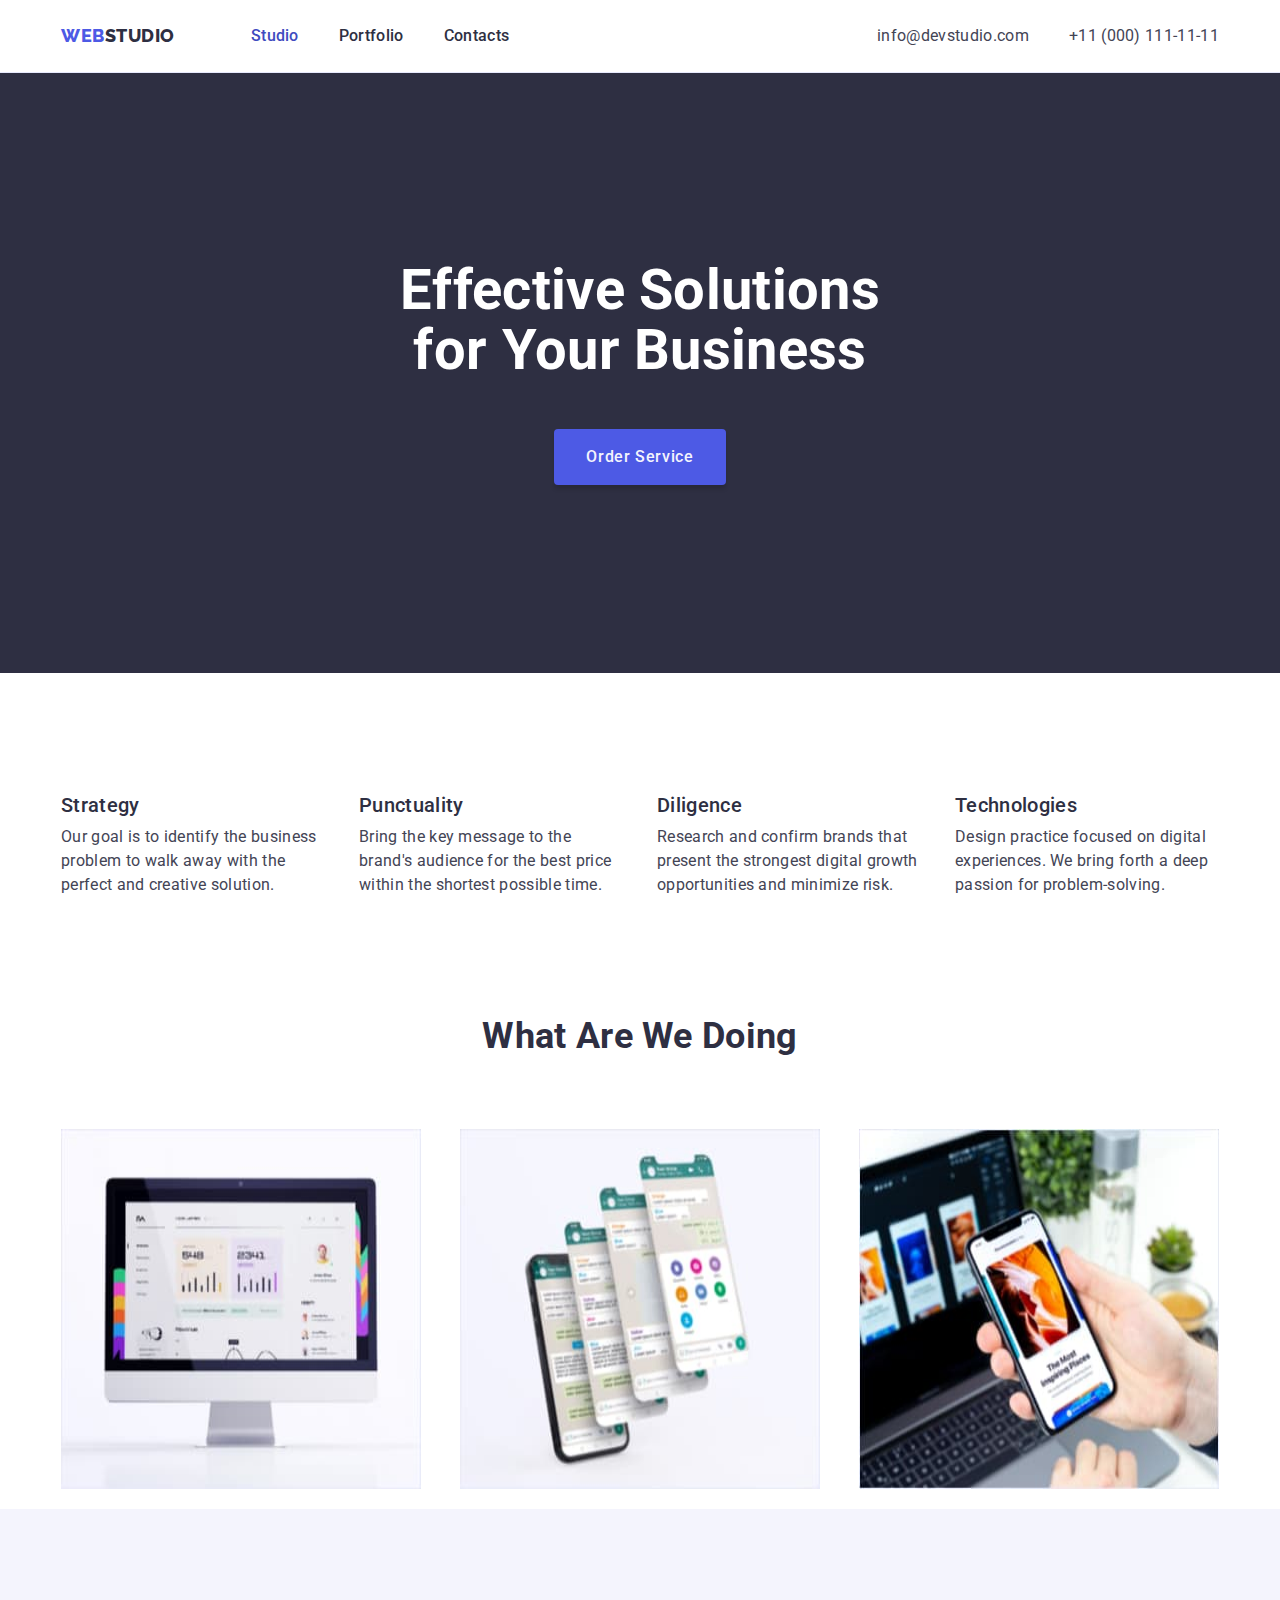
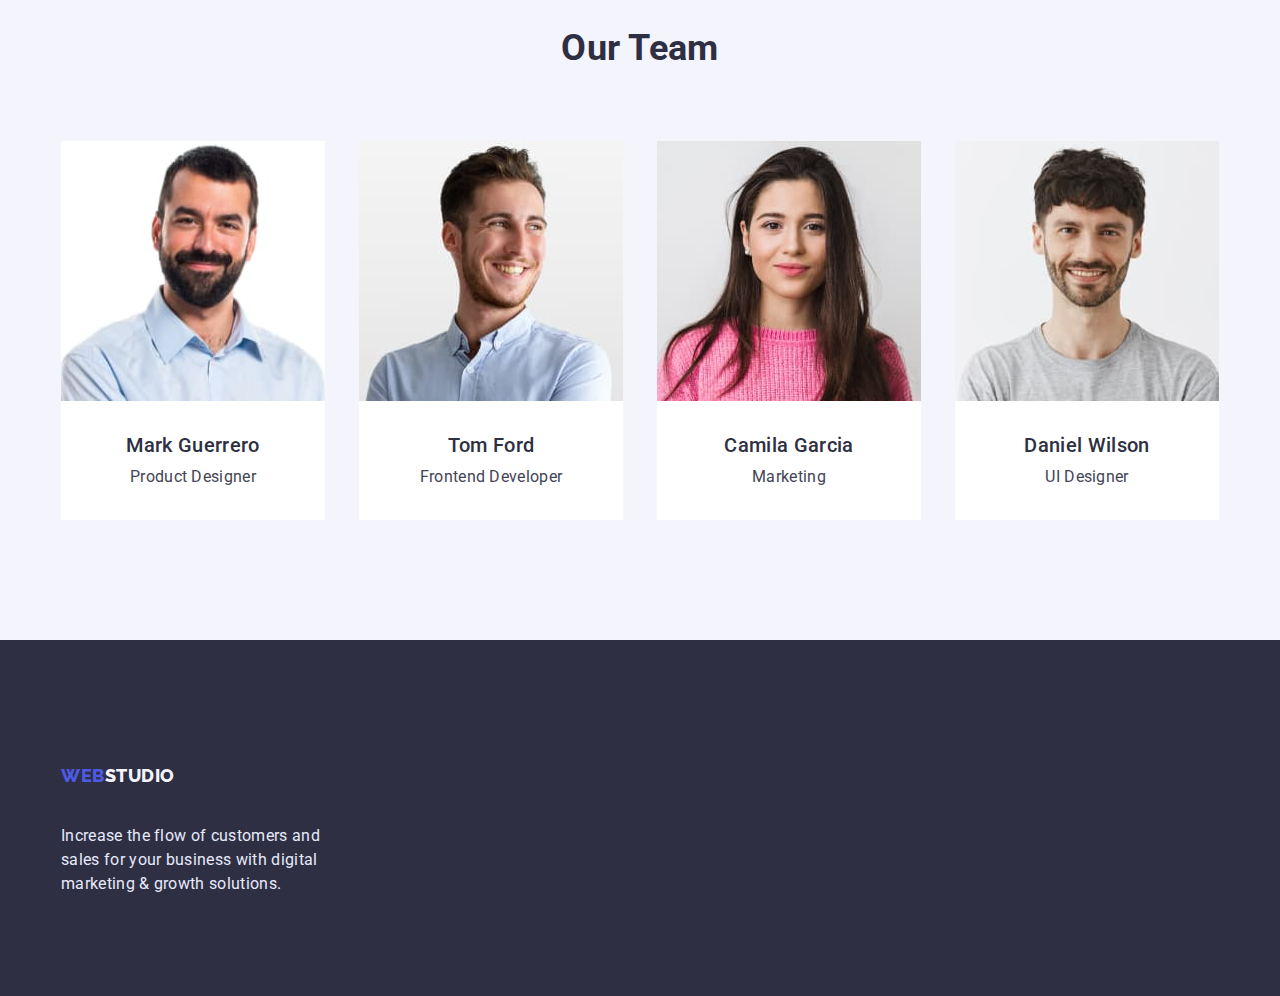
<file: index.html>
<!DOCTYPE html>
<html lang="en">
  <head>
    <meta charset="UTF-8" />
    <meta http-equiv="X-UA-Compatible" content="IE=edge" />
    <meta name="viewport" content="width=device-width, initial-scale=1.0" />
    <link rel="preconnect" href="https://fonts.googleapis.com" />
    <link rel="preconnect" href="https://fonts.gstatic.com" crossorigin />
    <link
      href="https://fonts.googleapis.com/css2?family=Montserrat:wght@400;700&family=Raleway:wght@800&family=Roboto:wght@400;500;700;900&display=swap"
      rel="stylesheet"
    />
    <link
      rel="stylesheet"
      href="https://cdnjs.cloudflare.com/ajax/libs/modern-normalize/1.0.0/modern-normalize.min.css"
    />
    <link rel="stylesheet" href="./css/style.css" />
    <title>Document</title>
  </head>
  <body>
    <header class="header">
      <div class="container header-container">
        <nav class="header-nav">
          <a class="logo link" href="index.html">
            <span class="logo-web">web</span>studio</a
          >
          <ul class="header-list list">
            <li>
              <a class="header-item link studio" href="index.html">Studio</a>
            </li>
            <li>
              <a class="header-item link" href="portfolio.html">Portfolio</a>
            </li>
            <li><a class="header-item link" href="#">Contacts</a></li>
          </ul>
        </nav>
        <address class="address">
          <ul class="address-list list">
            <li>
              <a class="address-item link" href="mailto:info@devstudio.com"
                >info@devstudio.com</a
              >
            </li>
            <li>
              <a class="address-item link" href="tel:+110001111111"
                >+11 (000) 111-11-11</a
              >
            </li>
          </ul>
        </address>
      </div>
    </header>
    <main>
      <!-- Hero -->
      <section class="hero-section">
        <h1 class="main-title">
          Effective Solutions <br />
          for Your Business
        </h1>
        <button class="hero-btn" type="button">Order Service</button>
      </section>
      <!-- Оur Features -->
      <section class="features-section">
        <div class="container">
          <h2 class="visually-hidden">Оur Features</h2>
          <ul class="features-list list">
            <li class="features-item">
              <h3 class="features-subtitle">Strategy</h3>
              <p class="features-text">
                Our goal is to identify the business problem to walk away with
                the perfect and creative solution.
              </p>
            </li>
            <li class="features-item">
              <h3 class="features-subtitle">Punctuality</h3>
              <p class="features-text">
                Bring the key message to the brand's audience for the best price
                within the shortest possible time.
              </p>
            </li>
            <li class="features-item">
              <h3 class="features-subtitle">Diligence</h3>
              <p class="features-text">
                Research and confirm brands that present the strongest digital
                growth opportunities and minimize risk.
              </p>
            </li>
            <li class="features-item">
              <h3 class="features-subtitle">Technologies</h3>
              <p class="features-text">
                Design practice focused on digital experiences. We bring forth a
                deep passion for problem-solving.
              </p>
            </li>
          </ul>
        </div>
      </section>
      <!-- What are we doing? -->
      <section class="works-section">
        <div class="container">
          <h2 class="section-title">What are we doing</h2>
          <ul class="works-list list">
            <li class="works-item">
              <img
                class="works-img"
                src="./img/desktop.jpg"
                alt="Desktop applications"
                width="360"
                height="360"
              />
            </li>
            <li class="works-item">
              <img
                class="works-img"
                src="./img/mobile.jpg"
                alt="Mobile applications"
                width="360"
                height="360"
              />
            </li>
            <li class="works-item">
              <img
                class="works-img"
                src="./img/design.jpg"
                alt="Applications design"
                width="360"
                height="360"
              />
            </li>
          </ul>
        </div>
      </section>
      <!-- Our Team -->
      <section class="team-section">
        <div class="container">
          <h2 class="section-title team-title">Our Team</h2>
          <ul class="team-list list">
            <li class="team-member">
              <img
                class="team-photo"
                src="./img/mark.jpg"
                alt="Smiling guy with beard"
                width="264"
                height="260"
              />
              <h3 class="team-subtitle">Mark Guerrero</h3>
              <p class="team-text">Product Designer</p>
            </li>
            <li class="team-member">
              <img
                class="team-photo"
                src="./img/tom.jpg"
                alt="Smiling guy with fancy hairstyle"
                width="264"
                height="260"
              />
              <h3 class="team-subtitle">Tom Ford</h3>
              <p class="team-text">Frontend Developer</p>
            </li>
            <li class="team-member">
              <img
                class="team-photo"
                src="./img/camila.jpg"
                alt="Shy lady with pink lipstick"
                width="264"
                height="260"
              />
              <h3 class="team-subtitle">Camila Garcia</h3>
              <p class="team-text">Marketing</p>
            </li>
            <li class="team-member">
              <img
                class="team-photo"
                src="./img/daniel.jpg"
                alt="Typical hipster"
                width="264"
                height="260"
              />
              <h3 class="team-subtitle">Daniel Wilson</h3>
              <p class="team-text">UI Designer</p>
            </li>
          </ul>
        </div>
      </section>
    </main>
    <footer class="footer">
      <div class="container">
        <a class="logo link logo-footer" href="index.html">
          <span class="logo-web">web</span>studio
        </a>
        <p class="footer-text">
          Increase the flow of customers and sales for your business with
          digital marketing & growth solutions.
        </p>
      </div>
    </footer>
  </body>
</html>
</file>
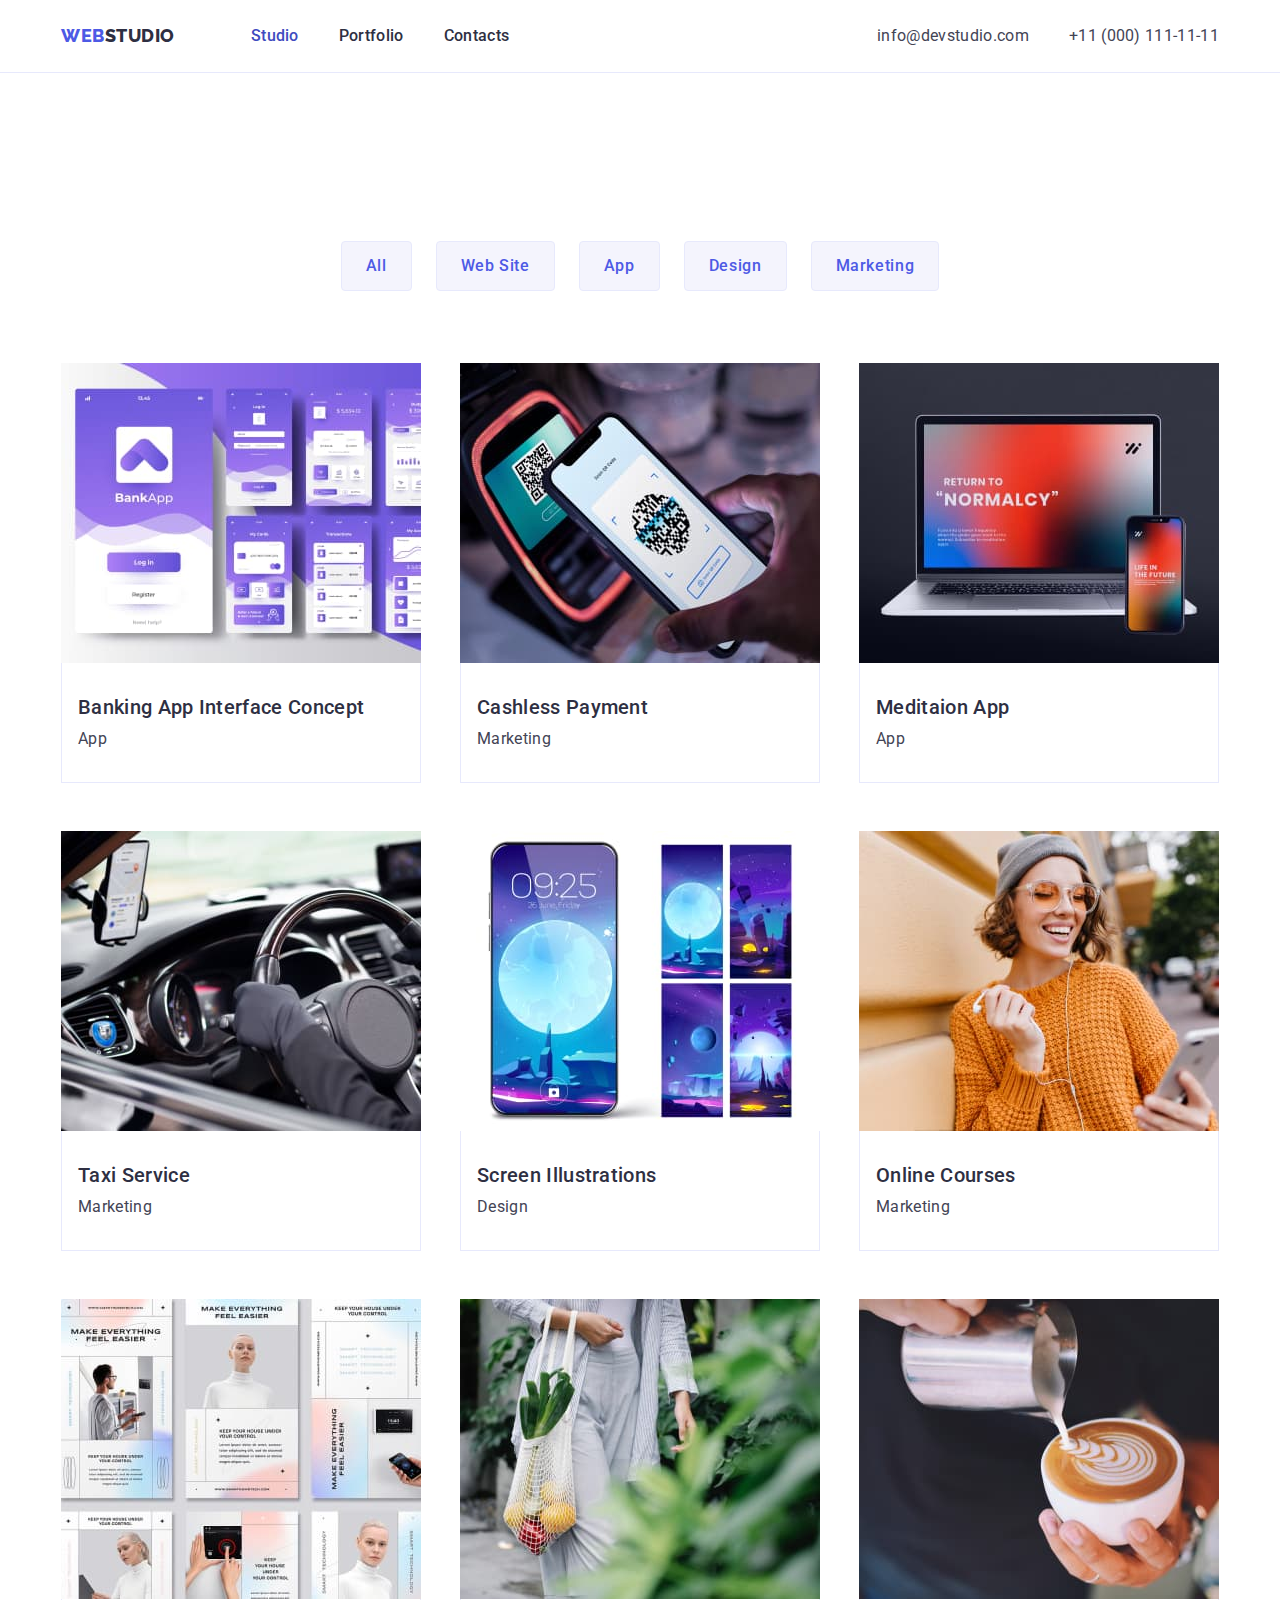
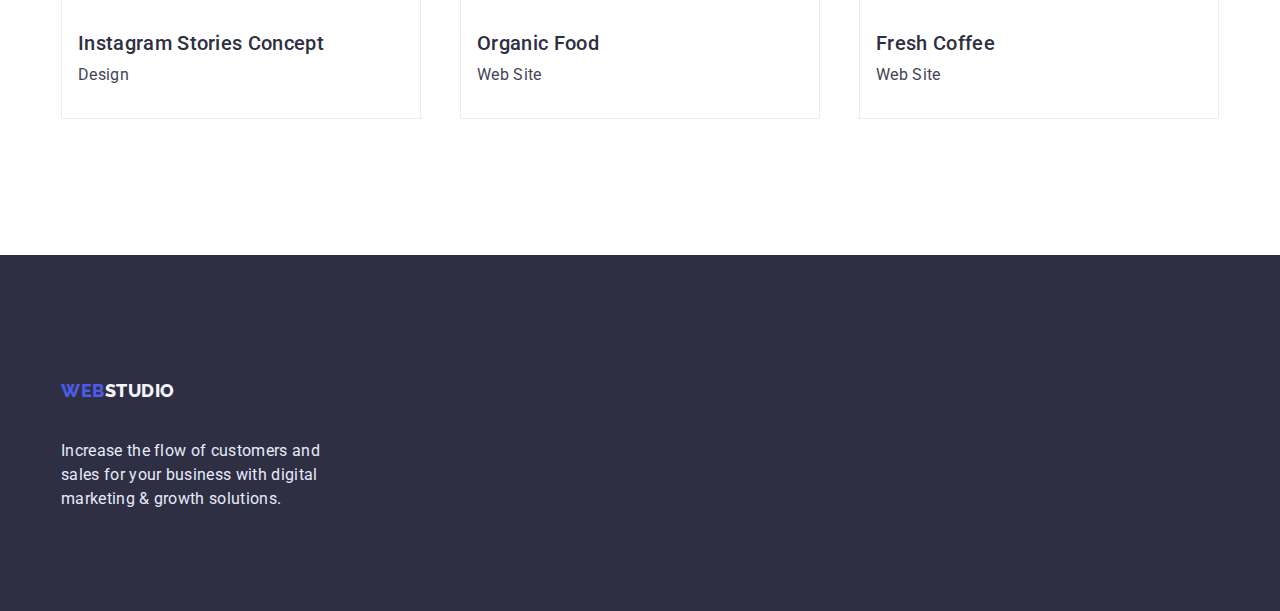
<file: portfolio.html>
<!DOCTYPE html>
<html lang="en">
  <head>
    <meta charset="UTF-8" />
    <meta http-equiv="X-UA-Compatible" content="IE=edge" />
    <meta name="viewport" content="width=device-width, initial-scale=1.0" />
    <link rel="preconnect" href="https://fonts.googleapis.com" />
    <link rel="preconnect" href="https://fonts.gstatic.com" crossorigin />
    <link
      href="https://fonts.googleapis.com/css2?family=Montserrat:wght@400;700&family=Raleway:wght@800&family=Roboto:wght@400;500;700;900&display=swap"
      rel="stylesheet"
    />
    <link
      rel="stylesheet"
      href="https://cdnjs.cloudflare.com/ajax/libs/modern-normalize/1.0.0/modern-normalize.min.css"
    />
    <link rel="stylesheet" href="./css/style.css" />
    <title>Document</title>
  </head>
  <body>
    <header class="header">
      <div class="container header-container">
        <nav class="header-nav">
          <a class="logo link" href="index.html">
            <span class="logo-web">web</span>studio</a
          >
          <ul class="header-list list">
            <li>
              <a class="header-item link studio" href="index.html">Studio</a>
            </li>
            <li>
              <a class="header-item link" href="portfolio.html">Portfolio</a>
            </li>
            <li><a class="header-item link" href="#">Contacts</a></li>
          </ul>
        </nav>
        <address class="address">
          <ul class="address-list list">
            <li>
              <a class="address-item link" href="mailto:info@devstudio.com"
                >info@devstudio.com</a
              >
            </li>
            <li>
              <a class="address-item link" href="tel:+110001111111"
                >+11 (000) 111-11-11</a
              >
            </li>
          </ul>
        </address>
      </div>
    </header>
    <main>
      <section class="portfolio-section">
        <div class="container">
          <h1 class="visually-hidden">What are we doing</h1>

          <!-- Filters -->
          <ul class="filters-list list">
            <li class="filters-item">
              <button class="filters-btn" type="button">All</button>
            </li>
            <li class="filters-item">
              <button class="filters-btn" type="button">Web Site</button>
            </li>
            <li class="filters-item">
              <button class="filters-btn" type="button">App</button>
            </li>
            <li class="filters-item">
              <button class="filters-btn" type="button">Design</button>
            </li>
            <li class="filters-item">
              <button class="filters-btn" type="button">Marketing</button>
            </li>
          </ul>
          <!-- What are we doing -->
          <ul class="results-list list">
            <li class="results-item">
              <a class="results-link link" href="">
                <img
                  class="results-img"
                  src="./img/portfolio/img1.jpg"
                  alt=""
                  width="360"
                  height="300"
                />
                <div class="results-text">
                  <h2 class="results-subtitle">
                    Banking App Interface Concept
                  </h2>
                  <p class="results-dsc">App</p>
                </div>
              </a>
            </li class="results-item">
            <li class="results-item">
              <a class="results-link link" href="">
                <img
                  class="results-img"
                  src="./img/portfolio/img2.jpg"
                  alt=""
                  width="360"
                  height="300"
                />
                <div class="results-text">
                  <h2 class="results-subtitle">Cashless Payment</h2>
                  <p class="results-dsc">Marketing</p>
                </div>
              </a>
            </li>
            <li class="results-item">
              <a class="results-link link" href="">
                <img
                  class="results-img"
                  src="./img/portfolio/img3.jpg"
                  alt=""
                  width="360"
                  height="300"
                />
                <div class="results-text">
                  <h2 class="results-subtitle">Meditaion App</h2>
                  <p class="results-dsc">App</p>
                </div>
              </a>
            </li>
            <li class="results-item">
              <a class="results-link link" href="">
                <img
                  class="results-img"
                  src="./img/portfolio/img4.jpg"
                  alt=""
                  width="360"
                  height="300"
                />
                <div class="results-text">
                  <h2 class="results-subtitle">Taxi Service</h2>
                  <p class="results-dsc">Marketing</p>
                </div>
              </a>
            </li>
            <li class="results-item">
              <a class="results-link link" href="">
                <img
                  class="results-img"
                  src="./img/portfolio/img5.jpg"
                  alt=""
                  width="360"
                  height="300"
                />
                <div class="results-text">
                  <h2 class="results-subtitle">Screen Illustrations</h2>
                  <p class="results-dsc">Design</p>
                </div>
              </a>
            </li>
            <li class="results-item">
              <a class="results-link link" href="">
                <img
                  class="results-img"
                  src="./img/portfolio/img6.jpg"
                  alt=""
                  width="360"
                  height="300"
                />
                <div class="results-text">
                  <h2 class="results-subtitle">Online Courses</h2>
                  <p class="results-dsc">Marketing</p>
                </div>
              </a>
            </li>
            <li class="results-item">
              <a class="results-link link" href="">
                <img
                  class="results-img"
                  src="./img/portfolio/img7.jpg"
                  alt=""
                  width="360"
                  height="300"
                />
                <div class="results-text">
                  <h2 class="results-subtitle">Instagram Stories Concept</h2>
                  <p class="results-dsc">Design</p>
                </div>
              </a>
            </li>
            <li class="results-item">
              <a class="results-link link" href="">
                <img
                  class="results-img"
                  src="./img/portfolio/img8.jpg"
                  alt=""
                  width="360"
                  height="300"
                />
                <div class="results-text">
                  <h2 class="results-subtitle">Organic Food</h2>
                  <p class="results-dsc">Web Site</p>
                </div>
              </a>
            </li>
            <li class="results-item">
              <a class="results-link link" href="">
                <img
                  class="results-img"
                  src="./img/portfolio/img9.jpg"
                  alt=""
                  width="360"
                  height="300"
                />
                <div class="results-text">
                  <h2 class="results-subtitle">Fresh Coffee</h2>
                  <p class="results-dsc">Web Site</p>
                </div>
              </a>
            </li>
          </ul>
        </div>
      </section>
    </main>
    <footer class="footer">
      <div class="container">
        <a class="logo link logo-footer" href="index.html">
          <span class="logo-web">web</span>studio
        </a>
        <p class="footer-text">
          Increase the flow of customers and sales for your business with
          digital marketing & growth solutions.
        </p>
      </div>
    </footer>
  </body>
</html>
</file>
<file: css/style.css>
:root {
  --brand-color: #4d5ae5;
  --main-color: #2e2f42;
  --secondary-color: #434455;
  --additional-one-color: #404bbf;
  --additional-two-color: #f4f4fd;
  --additional-three-color: #ffffff;
  --additional-four-color: #e7e9fc;
  --main-size: 16px;
  --main-font-weight: 500;
}

/* =========================== body ===========================*/
body {
  font-family: 'Roboto', sans-serif;
  color: var(--main-color);
  letter-spacing: 0.02em;
}

.container {
  width: 1158px;
  margin: 0 auto;
}

.section-title {
  font-size: 36px;
  line-height: 1.11;
  text-align: center;
  text-transform: capitalize;
}
/* =========================== /body ===========================*/

/* =========================== cl ===========================*/
.list {
  list-style: none;
  padding-left: 0;
}

.link {
  text-decoration: none;
}

.visually-hidden {
  position: absolute;
  width: 1px;
  height: 1px;
  margin: -1px;
  border: 0;
  padding: 0;

  white-space: nowrap;
  clip-path: inset(100%);
  clip: rect(0 0 0 0);
  overflow: hidden;
}

h1,
h2,
h3 {
  margin: 0;
}

p {
  margin: 0;
}

/* =========================== /cl ===========================*/

/* =========================== Header ===========================*/

.header {
  border-bottom: 1px solid #e7e9fc;
}
.header-container {
  display: flex;
  align-items: center;
  justify-content: space-between;
}
.header-nav {
  display: flex;
  align-items: center;
}
.logo {
  font-family: 'Raleway';
  font-weight: 800;
  font-size: 18px;
  line-height: 1.33;
  letter-spacing: 0.03em;
  text-transform: uppercase;
  color: var(--main-color);
  padding: 24px 0;
}
.logo-web {
  font-family: 'Raleway';
  font-weight: 800;
  font-size: 18px;
  line-height: 1.33;
  letter-spacing: 0.03em;
  text-transform: uppercase;
  color: var(--brand-color);
}
.header-list {
  margin-left: 76px;
  display: flex;
  width: 347px;
  /* justify-content: space-between; */
}
.header-list > li + li {
  margin-left: 40px;
}
.header-item {
  font-weight: var(--main-font-weight);
  font-size: var(--main-size);
  line-height: 1.5;
  color: var(--main-color);
}

.header-item:hover,
.header-item:focus {
  color: var(--additional-one-color);
}
.address {
}
.address-list {
  display: flex;
  /* justify-content: space-between; */
}
.address-list > li + li {
  margin-left: 40px;
}
.address-item {
  /* margin-left: 40px; */
  font-style: normal;
  font-size: var(--main-size);
  line-height: 1.5;
  color: var(--secondary-color);
}
.address-item:hover,
.address-item:focus {
  color: var(--additional-one-color);
}

.studio {
  font-weight: var(--main-font-weight);
  font-size: var(--main-size);
  line-height: 1.5;
  color: var(--additional-one-color);
}

.portfolio {
  font-weight: var(--main-font-weight);
  font-size: var(--main-size);
  line-height: 1.5;
  color: var(--additional-one-color);
}

/* =========================== Header ===========================*/

/* =========================== Hero ===========================*/

.hero-section {
  background-color: var(--main-color);
  padding: 188px 0;
}

.main-title {
  font-size: 56px;
  line-height: 1.07;
  text-align: center;
  color: var(--additional-three-color);
  margin-bottom: 48px;
}
.hero-btn {
  font-weight: var(--main-font-weight);
  font-size: var(--main-size);
  line-height: 1.5;
  letter-spacing: 0.04em;
  color: var(--additional-two-color);
  background-color: var(--brand-color);
  cursor: pointer;
  box-shadow: 0px 4px 4px rgba(0, 0, 0, 0.15);
  border-radius: 4px;
  border: none;
  display: block;
  margin-right: auto;
  margin-left: auto;
  padding: 16px 32px;
}

.hero-btn:hover,
.hero-btn:focus {
  background-color: var(--additional-one-color);
}

/* =========================== /Hero ===========================*/

/* =========================== Our Features ===========================*/
.features-section {
  margin-top: 120px;
}

.features-list {
  display: flex;
  justify-content: space-between;
  /* padding-left: 0; */
}

.features-item {
}

.features-subtitle {
  font-weight: var(--main-font-weight);
  font-size: 20px;
  line-height: 1.2;
}
.features-text {
  font-size: var(--main-size);
  line-height: 1.5;
  color: var(--secondary-color);
  padding-top: 8px;
  max-width: 264px;
}

/* =========================== /Our Features ===========================*/

/* =========================== Our works ===========================*/

.works-section {
  margin-top: 120px;
}

.works-list {
  display: flex;
  justify-content: space-between;
  margin-top: 72px;
}
.list {
}
.works-item {
}
.works-img {
}

/* =========================== /Our works ===========================*/

/* =========================== Our team ===========================*/

.team-section {
  background-color: var(--additional-two-color);
  margin-top: 120px 0;
  padding: 120px 0;
}
h2.section-title.team-title {
  text-align: center;
}

.team-list {
  display: flex;
  justify-content: space-between;
  align-items: center;
  margin-top: 72px;
  margin-bottom: 0;
}
.team-member {
  background-color: var(--additional-three-color);
}
.team-photo {
  margin-bottom: 32px;
  display: block;
}
.team-subtitle {
  font-weight: var(--main-font-weight);
  font-size: 20px;
  line-height: 1.2;
  text-align: center;
  margin-bottom: 8px;
}
.team-text {
  font-size: var(--main-size);
  line-height: 1.5;
  color: var(--secondary-color);
  text-align: center;
  margin-bottom: 31px;
}

/* =========================== /Our team ===========================*/

/* =========================== Footer ===========================*/

.footer {
  background-color: var(--main-color);
  padding: 100px 0;
}

.logo-footer {
  color: var(--additional-two-color);
  display: block;
  margin-bottom: 12px;
}

.footer-text {
  font-size: var(--main-size);
  line-height: 1.5;
  color: var(--additional-four-color);
  max-width: 264px;
}
/* =========================== /Footer ===========================*/

/* =========================== 
Portfolio
===========================*/

.portfolio-section {
  padding-bottom: 120px;
}

/* =========================== Filters btn ===========================*/

.filters-list {
  display: flex;
  justify-content: center;
  margin-top: 168px;
  margin-bottom: 0;
}
.filters-list > li + li {
  padding-left: 24px;
}
.filters-item {
}
.filters-btn {
  font-family: 'Roboto', sans-serif;
  background-color: var(--additional-two-color);
  font-weight: var(--main-font-weight);
  font-size: var(--main-size);
  line-height: 1.5;
  letter-spacing: 0.04em;
  color: var(--brand-color);
  border: 1px solid var(--additional-four-color);
  border-radius: 4px;
  cursor: pointer;
  padding: 12px 24px;
}
.filters-btn:hover,
.filters-btn:focus {
  background-color: var(--additional-one-color);
  color: var(--additional-three-color);
  box-shadow: 0px 3px 1px rgba(0, 0, 0, 0.1), 0px 2px 1px rgba(0, 0, 0, 0.08),
    0px 2px 2px rgba(0, 0, 0, 0.12);
  border-color: var(--additional-one-color);
}

/* =========================== /Filters btn ===========================*/

/* =========================== results ===========================*/

.results-list {
  display: flex;
  flex-wrap: wrap;
  justify-content: space-between;
  row-gap: 48px;
  column-gap: 24px;
  margin-top: 72px;
}
.results-item {
  /* flex-basis: calc((100% - 48px) / 3); */
}
.results-link {
}
.results-img {
  display: block;
}
.results-subtitle {
  font-weight: var(--main-font-weight);
  font-size: 20px;
  line-height: 1.2;
  color: var(--main-color);
  padding-bottom: 8px;
}
.results-text {
  padding: 32px 16px 31px 16px;
  border-bottom: 1px solid var(--additional-four-color);
  border-left: 1px solid var(--additional-four-color);
  border-right: 1px solid var(--additional-four-color);
}
.results-dsc {
  font-size: var(--main-size);
  line-height: 1.5;
  color: var(--secondary-color);
}

/* =========================== /results ===========================*/
</file>
